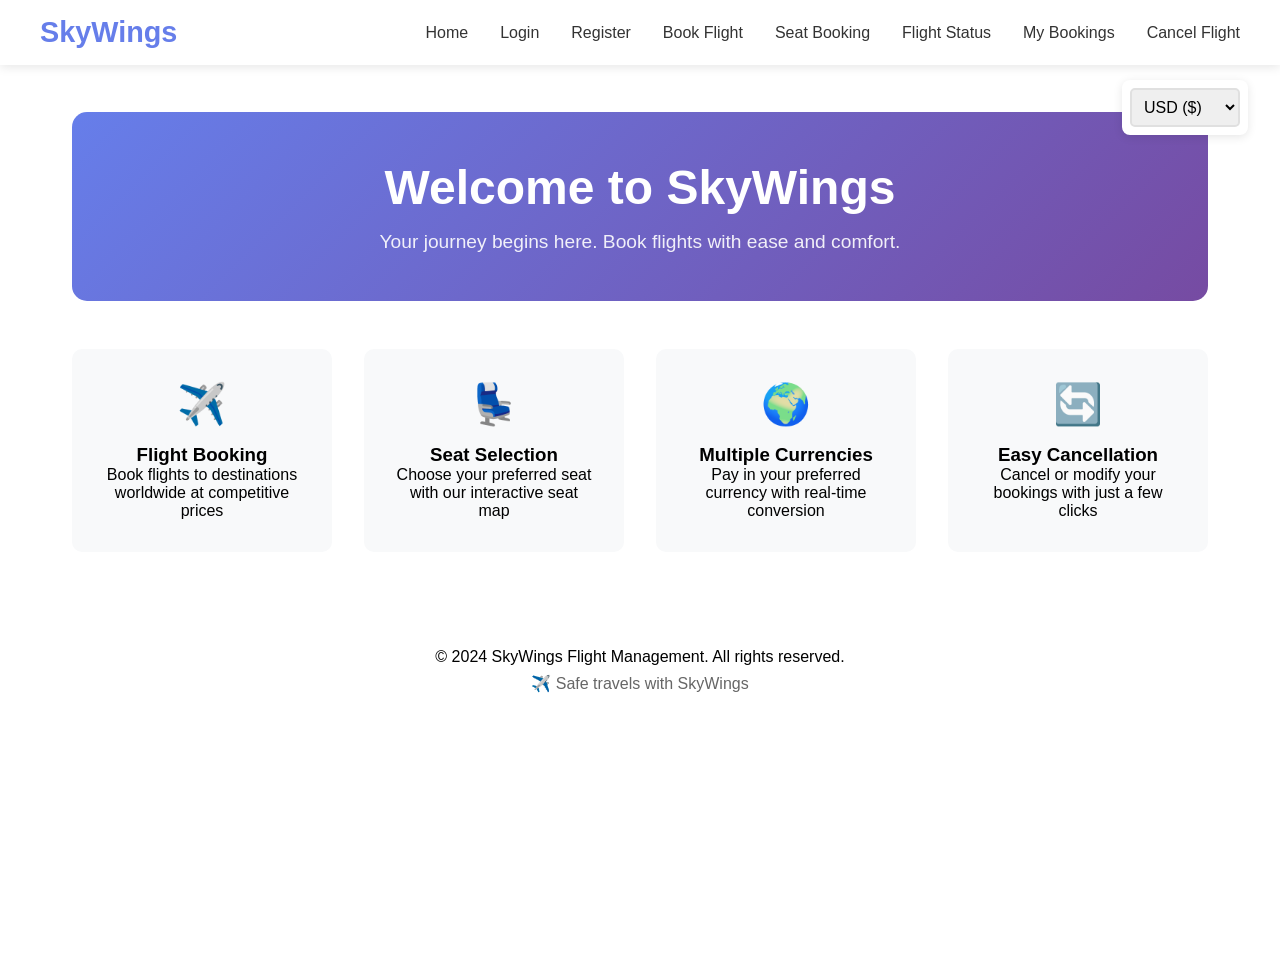
<file: index.html>
<!DOCTYPE html>
<html lang="en">
<head>
    <meta charset="UTF-8">
    <meta name="viewport" content="width=device-width, initial-scale=1.0">
    <title>SkyWings Flight Management - Home</title>
    <link rel="stylesheet" href="styles.css">
</head>
<body>
    <!-- Currency Selector -->
    <div class="currency-selector">
        <select id="currencySelect" onchange="updateCurrency()">
            <option value="USD">USD ($)</option>
            <option value="EUR">EUR (€)</option>
            <option value="GBP">GBP (£)</option>
            <option value="JPY">JPY (¥)</option>
            <option value="INR">INR (₹)</option>
            <option value="AUD">AUD (A$)</option>
            <option value="CAD">CAD (C$)</option>
            <option value="CHF">CHF (Fr)</option>
            <option value="CNY">CNY (¥)</option>
            <option value="SGD">SGD (S$)</option>
        </select>
    </div>

    <!-- Navigation -->
    <nav class="navbar">
        <div class="nav-container">
            <a href="index.html" class="logo">SkyWings</a>
            <div class="nav-links">
                <a href="index.html">Home</a>
                <a href="login.html">Login</a>
                <a href="register.html">Register</a>
                <a href="booking.html">Book Flight</a>
                <a href="seat-booking.html">Seat Booking</a>
                <a href="flight-status.html">Flight Status</a>
                <a href="my-bookings.html">My Bookings</a>
                <a href="cancel-flight.html">Cancel Flight</a>
            </div>
        </div>
    </nav>

    <div class="container">
        <!-- Home Page -->
        <div class="hero">
            <h1>Welcome to SkyWings</h1>
            <p>Your journey begins here. Book flights with ease and comfort.</p>
        </div>
        
        <div class="features">
            <div class="feature-card">
                <div class="feature-icon">✈️</div>
                <h3>Flight Booking</h3>
                <p>Book flights to destinations worldwide at competitive prices</p>
            </div>
            <div class="feature-card">
                <div class="feature-icon">💺</div>
                <h3>Seat Selection</h3>
                <p>Choose your preferred seat with our interactive seat map</p>
            </div>
            <div class="feature-card">
                <div class="feature-icon">🌍</div>
                <h3>Multiple Currencies</h3>
                <p>Pay in your preferred currency with real-time conversion</p>
            </div>
            <div class="feature-card">
                <div class="feature-icon">🔄</div>
                <h3>Easy Cancellation</h3>
                <p>Cancel or modify your bookings with just a few clicks</p>
            </div>
        </div>
    </div>

    <footer class="footer">
        <p>&copy; 2024 SkyWings Flight Management. All rights reserved.</p>
        <p style="margin-top: 0.5rem; color: #666;">✈️ Safe travels with SkyWings</p>
    </footer>

    <script src="currency.js"></script>
    <script src="main.js"></script>
</body>
</html>
</file>
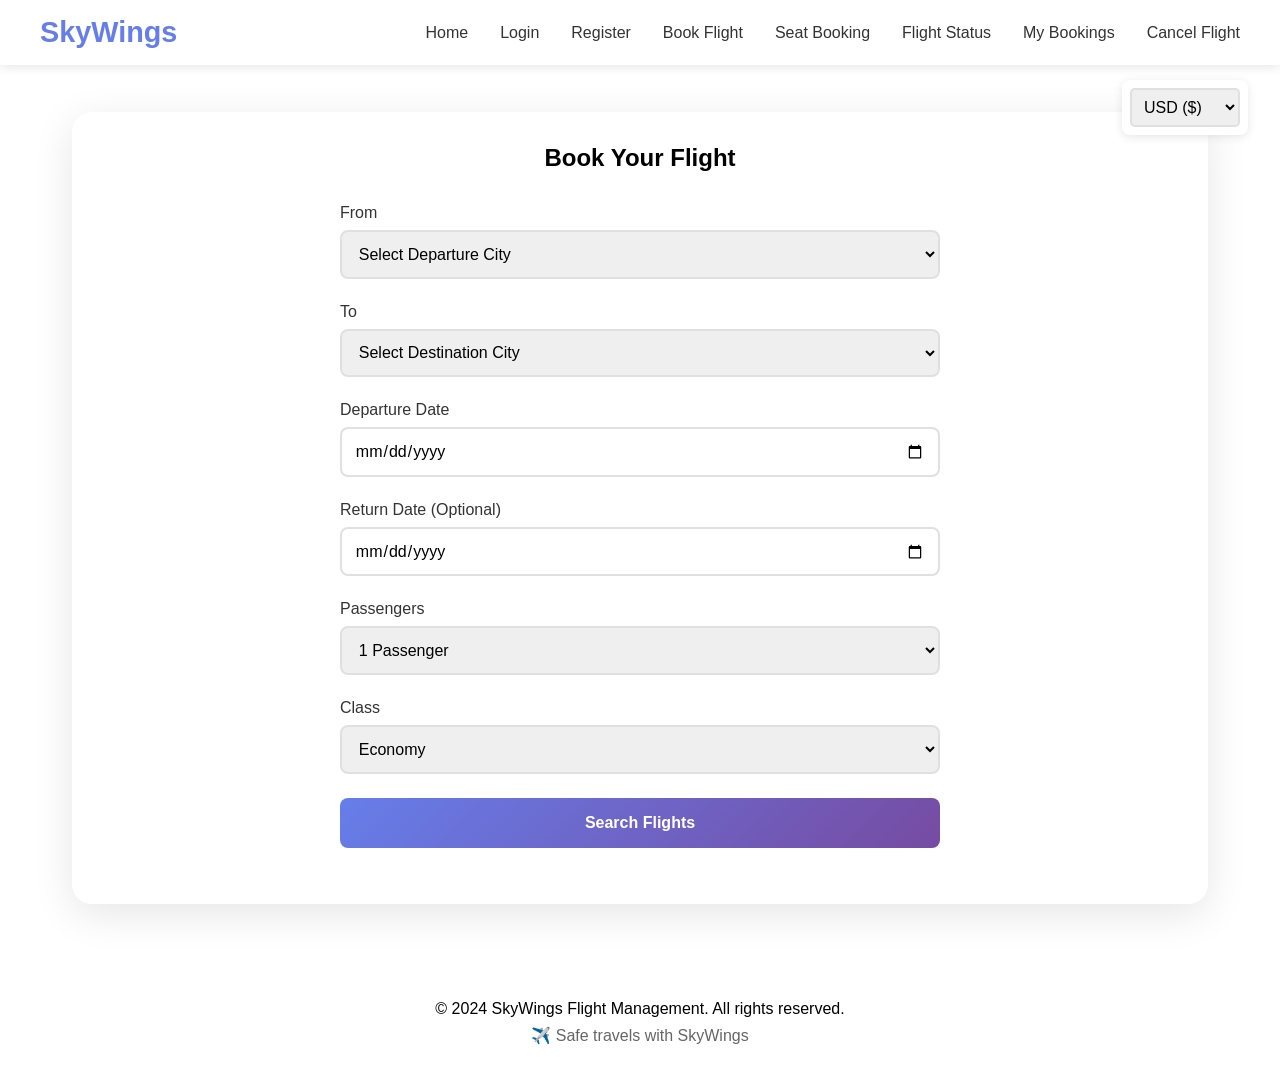
<file: booking.html>
<!DOCTYPE html>
<html lang="en">
<head>
    <meta charset="UTF-8">
    <meta name="viewport" content="width=device-width, initial-scale=1.0">
    <title>SkyWings - Book Flight</title>
    <link rel="stylesheet" href="styles.css">
</head>
<body>
    <!-- Currency Selector -->
    <div class="currency-selector">
        <select id="currencySelect" onchange="updateCurrency()">
            <option value="USD">USD ($)</option>
            <option value="EUR">EUR (€)</option>
            <option value="GBP">GBP (£)</option>
            <option value="JPY">JPY (¥)</option>
            <option value="INR">INR (₹)</option>
            <option value="AUD">AUD (A$)</option>
            <option value="CAD">CAD (C$)</option>
            <option value="CHF">CHF (Fr)</option>
            <option value="CNY">CNY (¥)</option>
            <option value="SGD">SGD (S$)</option>
        </select>
    </div>

    <!-- Navigation -->
    <nav class="navbar">
        <div class="nav-container">
            <a href="index.html" class="logo">SkyWings</a>
            <div class="nav-links">
                <a href="index.html">Home</a>
                <a href="login.html">Login</a>
                <a href="register.html">Register</a>
                <a href="booking.html">Book Flight</a>
                <a href="seat-booking.html">Seat Booking</a>
                <a href="flight-status.html">Flight Status</a>
                <a href="my-bookings.html">My Bookings</a>
                <a href="cancel-flight.html">Cancel Flight</a>
            </div>
        </div>
    </nav>

    <div class="container">
        <div class="page-section">
            <h2 style="text-align: center; margin-bottom: 2rem;">Book Your Flight</h2>
            <div class="form-container" style="max-width: 600px;">
                <form action="seat-booking.html" method="GET">
                    <div class="form-group">
                        <label>From</label>
                        <select required>
                            <option value="">Select Departure City</option>
                            <option>New York (JFK)</option>
                            <option>London (LHR)</option>
                            <option>Tokyo (HND)</option>
                            <option>Dubai (DXB)</option>
                            <option>Singapore (SIN)</option>
                            <option>Paris (CDG)</option>
                            <option>Frankfurt (FRA)</option>
                            <option>Sydney (SYD)</option>
                        </select>
                    </div>
                    <div class="form-group">
                        <label>To</label>
                        <select required>
                            <option value="">Select Destination City</option>
                            <option>New York (JFK)</option>
                            <option>London (LHR)</option>
                            <option>Tokyo (HND)</option>
                            <option>Dubai (DXB)</option>
                            <option>Singapore (SIN)</option>
                            <option>Paris (CDG)</option>
                            <option>Frankfurt (FRA)</option>
                            <option>Sydney (SYD)</option>
                        </select>
                    </div>
                    <div class="form-group">
                        <label>Departure Date</label>
                        <input type="date" required>
                    </div>
                    <div class="form-group">
                        <label>Return Date (Optional)</label>
                        <input type="date">
                    </div>
                    <div class="form-group">
                        <label>Passengers</label>
                        <select required>
                            <option>1 Passenger</option>
                            <option>2 Passengers</option>
                            <option>3 Passengers</option>
                            <option>4 Passengers</option>
                            <option>5+ Passengers</option>
                        </select>
                    </div>
                    <div class="form-group">
                        <label>Class</label>
                        <select required>
                            <option>Economy</option>
                            <option>Premium Economy</option>
                            <option>Business Class</option>
                            <option>First Class</option>
                        </select>
                    </div>
                    <div class="form-group">
                        <button type="submit" class="btn">Search Flights</button>
                    </div>
                </form>
            </div>
        </div>
    </div>

    <footer class="footer">
        <p>&copy; 2024 SkyWings Flight Management. All rights reserved.</p>
        <p style="margin-top: 0.5rem; color: #666;">✈️ Safe travels with SkyWings</p>
    </footer>

    <script src="currency.js"></script>
    <script src="main.js"></script>
</body>
</html>
</file>
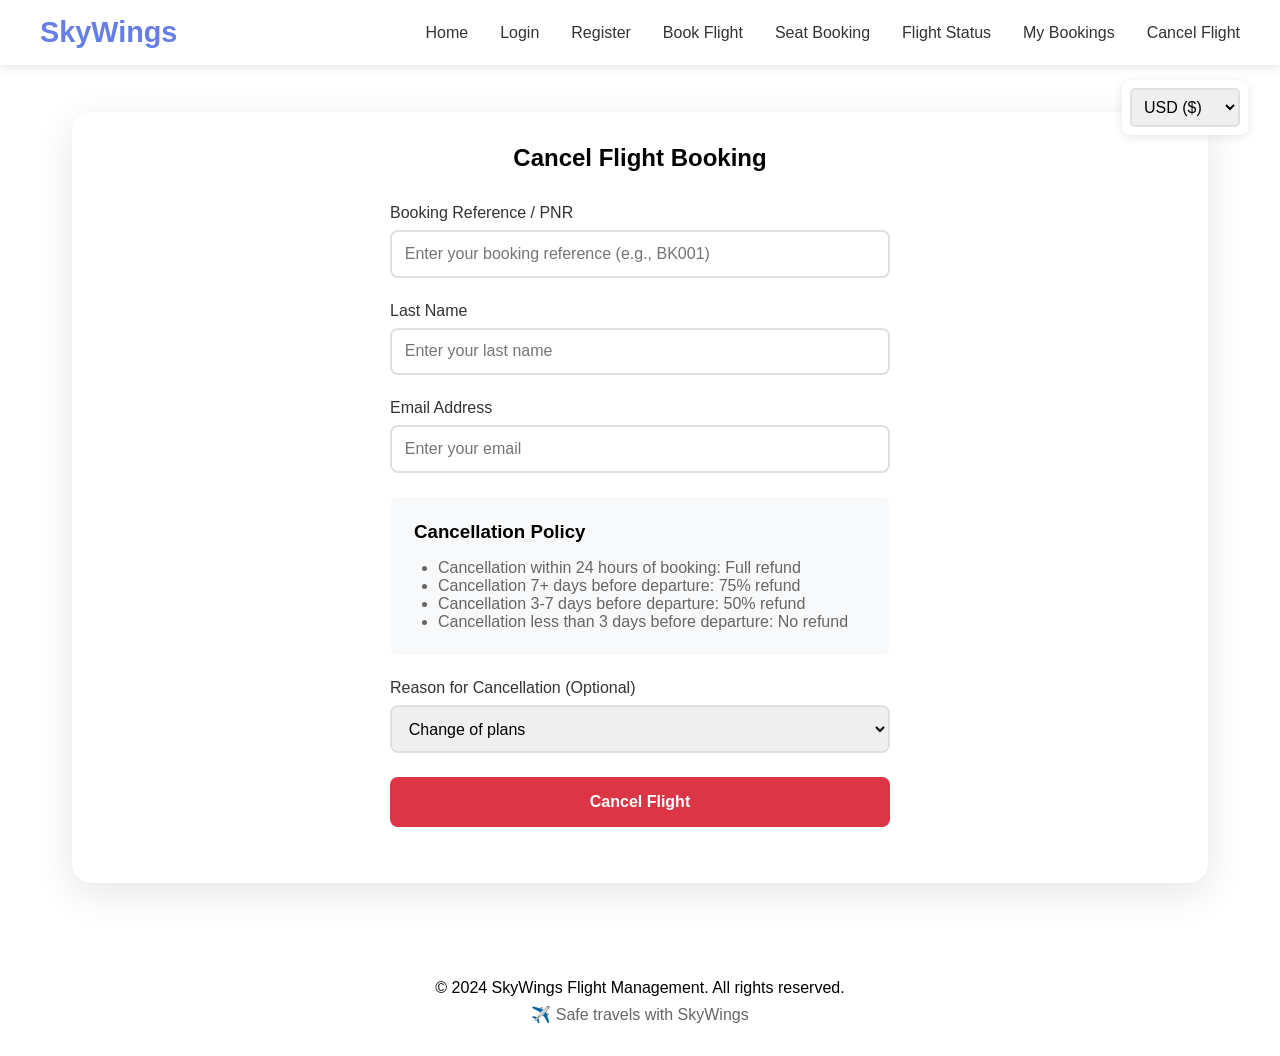
<file: cancel-flight.html>
<!DOCTYPE html>
<html lang="en">
<head>
    <meta charset="UTF-8">
    <meta name="viewport" content="width=device-width, initial-scale=1.0">
    <title>SkyWings - Cancel Flight</title>
    <link rel="stylesheet" href="styles.css">
</head>
<body>
    <!-- Currency Selector -->
    <div class="currency-selector">
        <select id="currencySelect" onchange="updateCurrency()">
            <option value="USD">USD ($)</option>
            <option value="EUR">EUR (€)</option>
            <option value="GBP">GBP (£)</option>
            <option value="JPY">JPY (¥)</option>
            <option value="INR">INR (₹)</option>
            <option value="AUD">AUD (A$)</option>
            <option value="CAD">CAD (C$)</option>
            <option value="CHF">CHF (Fr)</option>
            <option value="CNY">CNY (¥)</option>
            <option value="SGD">SGD (S$)</option>
        </select>
    </div>

    <!-- Navigation -->
    <nav class="navbar">
        <div class="nav-container">
            <a href="index.html" class="logo">SkyWings</a>
            <div class="nav-links">
                <a href="index.html">Home</a>
                <a href="login.html">Login</a>
                <a href="register.html">Register</a>
                <a href="booking.html">Book Flight</a>
                <a href="seat-booking.html">Seat Booking</a>
                <a href="flight-status.html">Flight Status</a>
                <a href="my-bookings.html">My Bookings</a>
                <a href="cancel-flight.html">Cancel Flight</a>
            </div>
        </div>
    </nav>

    <div class="container">
        <div class="page-section">
            <h2 style="text-align: center; margin-bottom: 2rem;">Cancel Flight Booking</h2>
            
            <div class="form-container" style="max-width: 500px;">
                <form onsubmit="event.preventDefault(); cancelBooking();">
                    <div class="form-group">
                        <label>Booking Reference / PNR</label>
                        <input type="text" placeholder="Enter your booking reference (e.g., BK001)" required>
                    </div>
                    <div class="form-group">
                        <label>Last Name</label>
                        <input type="text" placeholder="Enter your last name" required>
                    </div>
                    <div class="form-group">
                        <label>Email Address</label>
                        <input type="email" placeholder="Enter your email" required>
                    </div>
                    
                    <div style="background: #f8f9fa; padding: 1.5rem; border-radius: 8px; margin: 1.5rem 0;">
                        <h3 style="margin-bottom: 1rem;">Cancellation Policy</h3>
                        <ul style="margin-left: 1.5rem; color: #666;">
                            <li>Cancellation within 24 hours of booking: Full refund</li>
                            <li>Cancellation 7+ days before departure: 75% refund</li>
                            <li>Cancellation 3-7 days before departure: 50% refund</li>
                            <li>Cancellation less than 3 days before departure: No refund</li>
                        </ul>
                    </div>
                    
                    <div class="form-group">
                        <label>Reason for Cancellation (Optional)</label>
                        <select>
                            <option>Change of plans</option>
                            <option>Medical reasons</option>
                            <option>Flight no longer needed</option>
                            <option>Found better alternative</option>
                            <option>Other</option>
                        </select>
                    </div>
                    
                    <div class="form-group">
                        <button type="submit" class="btn" style="background: #dc3545;">Cancel Flight</button>
                    </div>
                </form>
                
                <div id="cancellationMessage" style="display: none; text-align: center; padding: 1rem; background: #d4edda; color: #155724; border-radius: 8px; margin-top: 1rem;">
                    Your flight has been successfully cancelled. Refund will be processed within 7-10 business days.
                </div>
            </div>
        </div>
    </div>

    <footer class="footer">
        <p>&copy; 2024 SkyWings Flight Management. All rights reserved.</p>
        <p style="margin-top: 0.5rem; color: #666;">✈️ Safe travels with SkyWings</p>
    </footer>

    <script src="currency.js"></script>
    <script src="main.js"></script>
</body>
</html>
</file>
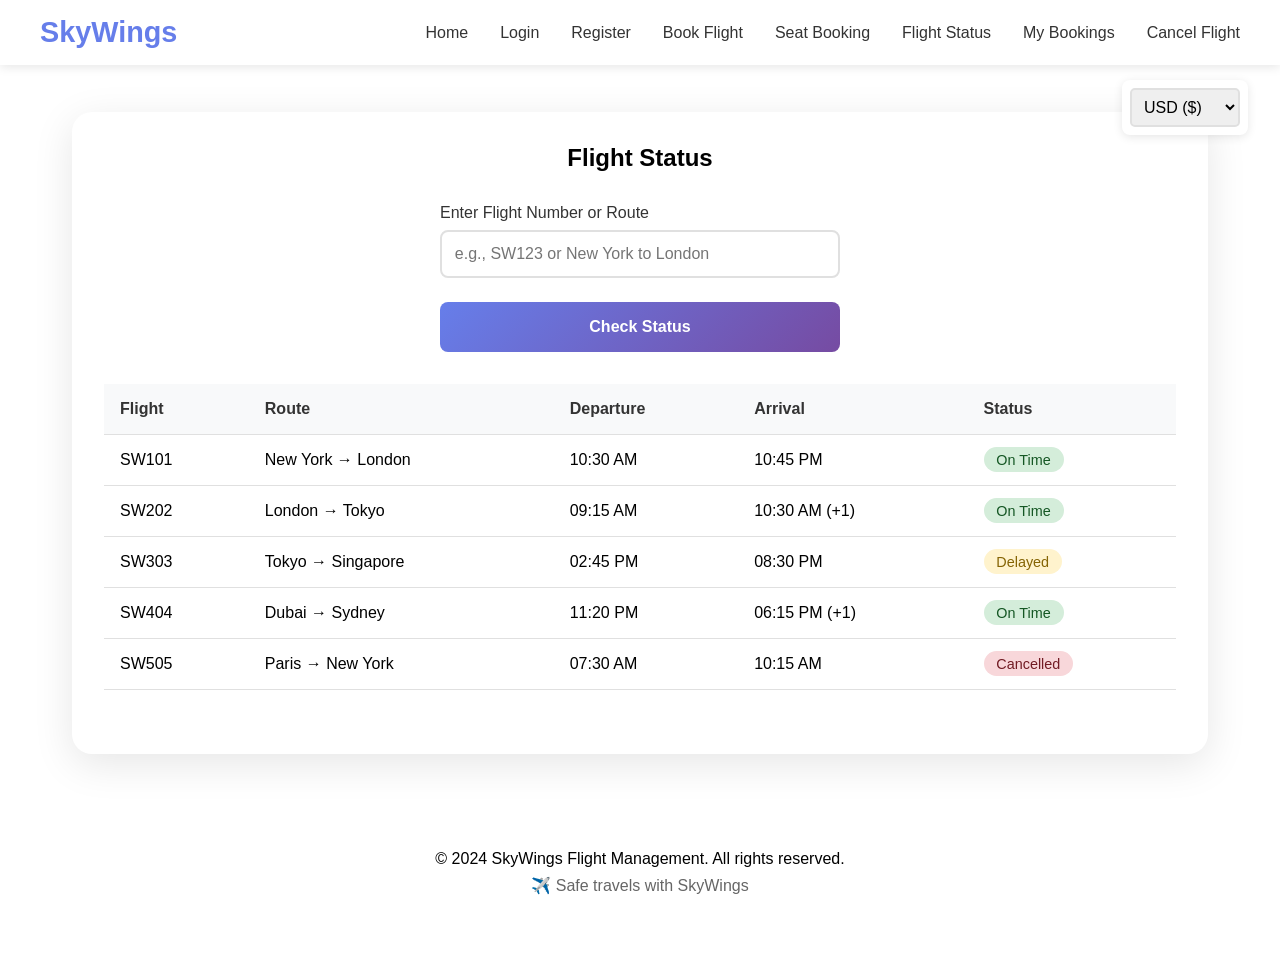
<file: flight-status.html>
<!DOCTYPE html>
<html lang="en">
<head>
    <meta charset="UTF-8">
    <meta name="viewport" content="width=device-width, initial-scale=1.0">
    <title>SkyWings - Flight Status</title>
    <link rel="stylesheet" href="styles.css">
</head>
<body>
    <!-- Currency Selector -->
    <div class="currency-selector">
        <select id="currencySelect" onchange="updateCurrency()">
            <option value="USD">USD ($)</option>
            <option value="EUR">EUR (€)</option>
            <option value="GBP">GBP (£)</option>
            <option value="JPY">JPY (¥)</option>
            <option value="INR">INR (₹)</option>
            <option value="AUD">AUD (A$)</option>
            <option value="CAD">CAD (C$)</option>
            <option value="CHF">CHF (Fr)</option>
            <option value="CNY">CNY (¥)</option>
            <option value="SGD">SGD (S$)</option>
        </select>
    </div>

    <!-- Navigation -->
    <nav class="navbar">
        <div class="nav-container">
            <a href="index.html" class="logo">SkyWings</a>
            <div class="nav-links">
                <a href="index.html">Home</a>
                <a href="login.html">Login</a>
                <a href="register.html">Register</a>
                <a href="booking.html">Book Flight</a>
                <a href="seat-booking.html">Seat Booking</a>
                <a href="flight-status.html">Flight Status</a>
                <a href="my-bookings.html">My Bookings</a>
                <a href="cancel-flight.html">Cancel Flight</a>
            </div>
        </div>
    </nav>

    <div class="container">
        <div class="page-section">
            <h2 style="text-align: center; margin-bottom: 2rem;">Flight Status</h2>
            
            <div class="form-container" style="max-width: 400px; margin-bottom: 2rem;">
                <div class="form-group">
                    <label>Enter Flight Number or Route</label>
                    <input type="text" placeholder="e.g., SW123 or New York to London" id="flightSearch">
                </div>
                <button class="btn" onclick="searchFlightStatus()">Check Status</button>
            </div>

            <table class="flight-table">
                <thead>
                    <tr>
                        <th>Flight</th>
                        <th>Route</th>
                        <th>Departure</th>
                        <th>Arrival</th>
                        <th>Status</th>
                    </tr>
                </thead>
                <tbody>
                    <tr>
                        <td>SW101</td>
                        <td>New York → London</td>
                        <td>10:30 AM</td>
                        <td>10:45 PM</td>
                        <td><span class="status-badge status-on-time">On Time</span></td>
                    </tr>
                    <tr>
                        <td>SW202</td>
                        <td>London → Tokyo</td>
                        <td>09:15 AM</td>
                        <td>10:30 AM (+1)</td>
                        <td><span class="status-badge status-on-time">On Time</span></td>
                    </tr>
                    <tr>
                        <td>SW303</td>
                        <td>Tokyo → Singapore</td>
                        <td>02:45 PM</td>
                        <td>08:30 PM</td>
                        <td><span class="status-badge status-delayed">Delayed</span></td>
                    </tr>
                    <tr>
                        <td>SW404</td>
                        <td>Dubai → Sydney</td>
                        <td>11:20 PM</td>
                        <td>06:15 PM (+1)</td>
                        <td><span class="status-badge status-on-time">On Time</span></td>
                    </tr>
                    <tr>
                        <td>SW505</td>
                        <td>Paris → New York</td>
                        <td>07:30 AM</td>
                        <td>10:15 AM</td>
                        <td><span class="status-badge status-cancelled">Cancelled</span></td>
                    </tr>
                </tbody>
            </table>
        </div>
    </div>

    <footer class="footer">
        <p>&copy; 2024 SkyWings Flight Management. All rights reserved.</p>
        <p style="margin-top: 0.5rem; color: #666;">✈️ Safe travels with SkyWings</p>
    </footer>

    <script src="currency.js"></script>
    <script src="main.js"></script>
</body>
</html>
</file>
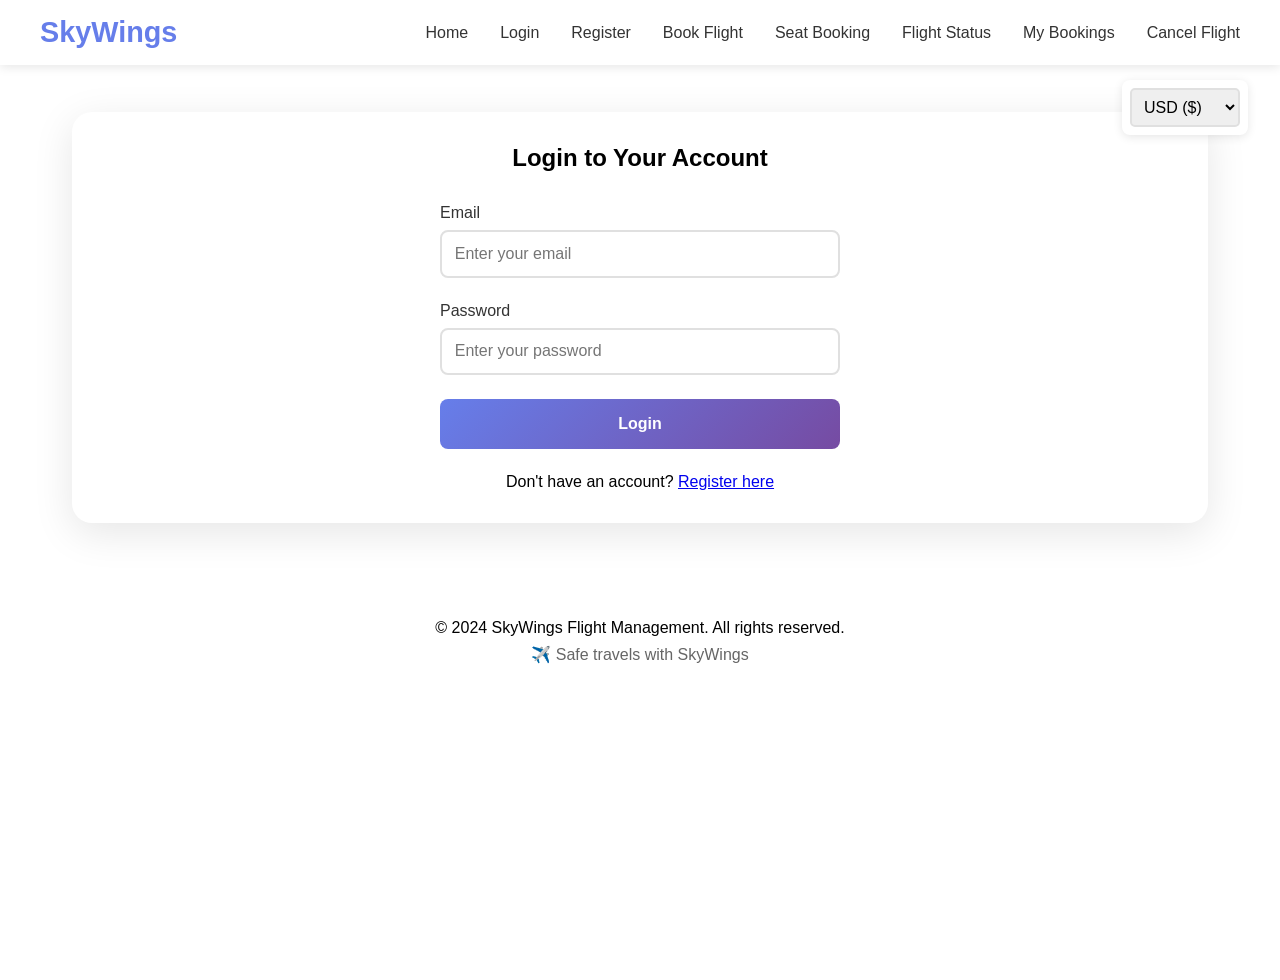
<file: login.html>
<!DOCTYPE html>
<html lang="en">
<head>
    <meta charset="UTF-8">
    <meta name="viewport" content="width=device-width, initial-scale=1.0">
    <title>SkyWings - Login</title>
    <link rel="stylesheet" href="styles.css">
</head>
<body>
    <!-- Currency Selector -->
    <div class="currency-selector">
        <select id="currencySelect" onchange="updateCurrency()">
            <option value="USD">USD ($)</option>
            <option value="EUR">EUR (€)</option>
            <option value="GBP">GBP (£)</option>
            <option value="JPY">JPY (¥)</option>
            <option value="INR">INR (₹)</option>
            <option value="AUD">AUD (A$)</option>
            <option value="CAD">CAD (C$)</option>
            <option value="CHF">CHF (Fr)</option>
            <option value="CNY">CNY (¥)</option>
            <option value="SGD">SGD (S$)</option>
        </select>
    </div>

    <!-- Navigation -->
    <nav class="navbar">
        <div class="nav-container">
            <a href="index.html" class="logo">SkyWings</a>
            <div class="nav-links">
                <a href="index.html">Home</a>
                <a href="login.html">Login</a>
                <a href="register.html">Register</a>
                <a href="booking.html">Book Flight</a>
                <a href="seat-booking.html">Seat Booking</a>
                <a href="flight-status.html">Flight Status</a>
                <a href="my-bookings.html">My Bookings</a>
                <a href="cancel-flight.html">Cancel Flight</a>
            </div>
        </div>
    </nav>

    <div class="container">
        <div class="page-section">
            <h2 style="text-align: center; margin-bottom: 2rem;">Login to Your Account</h2>
            <div class="form-container">
                <form action="booking.html" method="GET">
                    <div class="form-group">
                        <label>Email</label>
                        <input type="email" placeholder="Enter your email" required>
                    </div>
                    <div class="form-group">
                        <label>Password</label>
                        <input type="password" placeholder="Enter your password" required>
                    </div>
                    <div class="form-group">
                        <button type="submit" class="btn">Login</button>
                    </div>
                    <p style="text-align: center;">Don't have an account? <a href="register.html">Register here</a></p>
                </form>
            </div>
        </div>
    </div>

    <footer class="footer">
        <p>&copy; 2024 SkyWings Flight Management. All rights reserved.</p>
        <p style="margin-top: 0.5rem; color: #666;">✈️ Safe travels with SkyWings</p>
    </footer>

    <script src="currency.js"></script>
    <script src="main.js"></script>
</body>
</html>
</file>
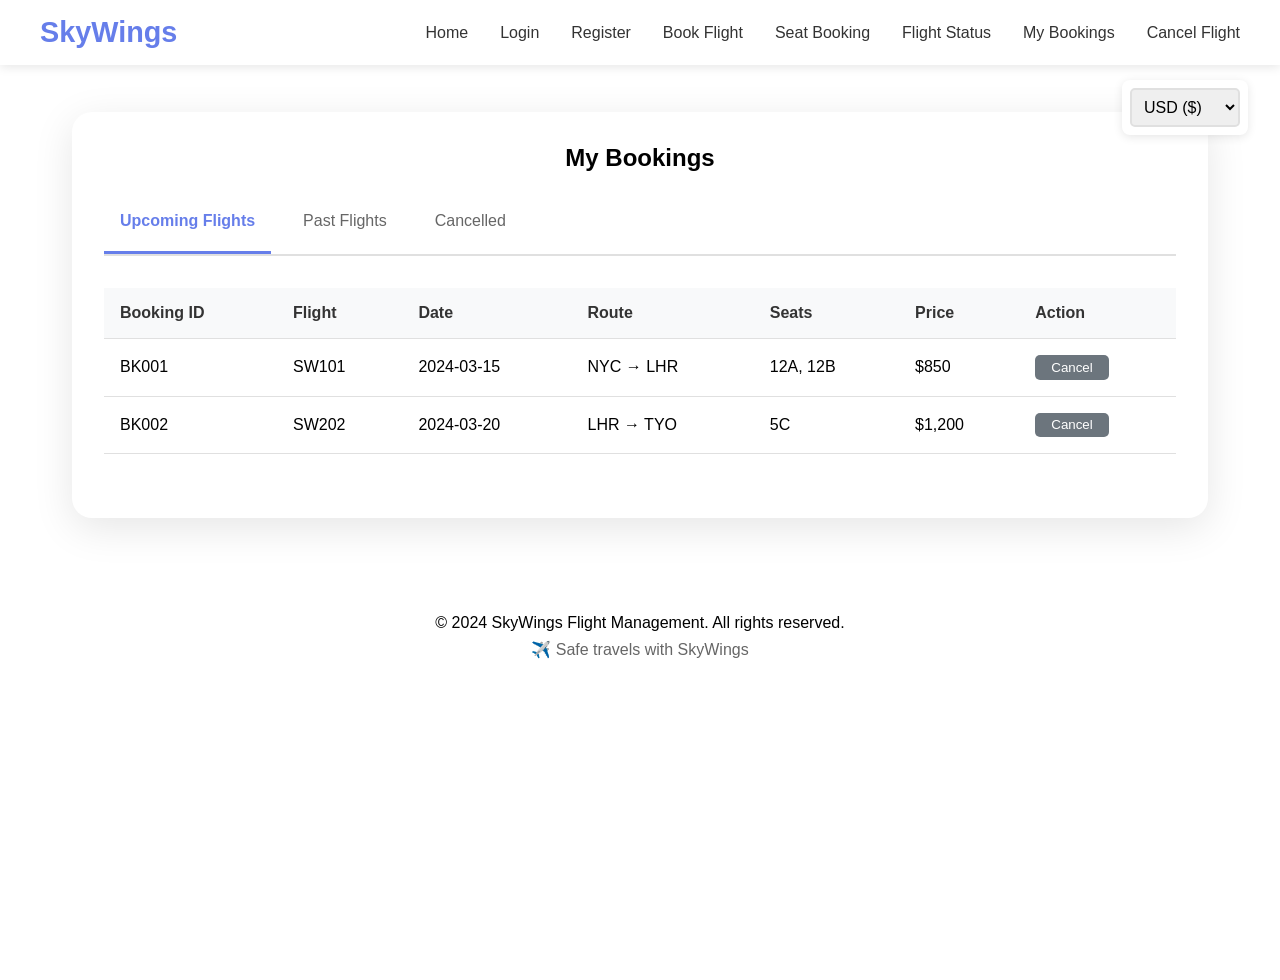
<file: my-bookings.html>
<!DOCTYPE html>
<html lang="en">
<head>
    <meta charset="UTF-8">
    <meta name="viewport" content="width=device-width, initial-scale=1.0">
    <title>SkyWings - My Bookings</title>
    <link rel="stylesheet" href="styles.css">
</head>
<body>
    <!-- Currency Selector -->
    <div class="currency-selector">
        <select id="currencySelect" onchange="updateCurrency()">
            <option value="USD">USD ($)</option>
            <option value="EUR">EUR (€)</option>
            <option value="GBP">GBP (£)</option>
            <option value="JPY">JPY (¥)</option>
            <option value="INR">INR (₹)</option>
            <option value="AUD">AUD (A$)</option>
            <option value="CAD">CAD (C$)</option>
            <option value="CHF">CHF (Fr)</option>
            <option value="CNY">CNY (¥)</option>
            <option value="SGD">SGD (S$)</option>
        </select>
    </div>

    <!-- Navigation -->
    <nav class="navbar">
        <div class="nav-container">
            <a href="index.html" class="logo">SkyWings</a>
            <div class="nav-links">
                <a href="index.html">Home</a>
                <a href="login.html">Login</a>
                <a href="register.html">Register</a>
                <a href="booking.html">Book Flight</a>
                <a href="seat-booking.html">Seat Booking</a>
                <a href="flight-status.html">Flight Status</a>
                <a href="my-bookings.html">My Bookings</a>
                <a href="cancel-flight.html">Cancel Flight</a>
            </div>
        </div>
    </nav>

    <div class="container">
        <div class="page-section">
            <h2 style="text-align: center; margin-bottom: 2rem;">My Bookings</h2>
            
            <div class="tabs">
                <button class="tab-btn active" onclick="showTab('upcoming')">Upcoming Flights</button>
                <button class="tab-btn" onclick="showTab('past')">Past Flights</button>
                <button class="tab-btn" onclick="showTab('cancelled')">Cancelled</button>
            </div>

            <!-- Upcoming Flights Tab -->
            <div id="upcomingTab" class="tab-content active">
                <table class="flight-table">
                    <thead>
                        <tr>
                            <th>Booking ID</th>
                            <th>Flight</th>
                            <th>Date</th>
                            <th>Route</th>
                            <th>Seats</th>
                            <th>Price</th>
                            <th>Action</th>
                        </tr>
                    </thead>
                    <tbody>
                        <tr>
                            <td>BK001</td>
                            <td>SW101</td>
                            <td>2024-03-15</td>
                            <td>NYC → LHR</td>
                            <td>12A, 12B</td>
                            <td class="currency-value" data-usd="850">$850</td>
                            <td><button class="btn-secondary" style="padding: 0.3rem 1rem;" onclick="window.location.href='cancel-flight.html'">Cancel</button></td>
                        </tr>
                        <tr>
                            <td>BK002</td>
                            <td>SW202</td>
                            <td>2024-03-20</td>
                            <td>LHR → TYO</td>
                            <td>5C</td>
                            <td class="currency-value" data-usd="1200">$1,200</td>
                            <td><button class="btn-secondary" style="padding: 0.3rem 1rem;" onclick="window.location.href='cancel-flight.html'">Cancel</button></td>
                        </tr>
                    </tbody>
                </table>
            </div>

            <!-- Past Flights Tab -->
            <div id="pastTab" class="tab-content">
                <table class="flight-table">
                    <thead>
                        <tr>
                            <th>Booking ID</th>
                            <th>Flight</th>
                            <th>Date</th>
                            <th>Route</th>
                            <th>Seats</th>
                            <th>Price</th>
                            <th>Status</th>
                        </tr>
                    </thead>
                    <tbody>
                        <tr>
                            <td>BK089</td>
                            <td>SW303</td>
                            <td>2024-02-10</td>
                            <td>TYO → SIN</td>
                            <td>8A</td>
                            <td class="currency-value" data-usd="950">$950</td>
                            <td><span class="status-badge status-on-time">Completed</span></td>
                        </tr>
                        <tr>
                            <td>BK092</td>
                            <td>SW404</td>
                            <td>2024-02-05</td>
                            <td>DXB → SYD</td>
                            <td>15C, 15D</td>
                            <td class="currency-value" data-usd="2100">$2,100</td>
                            <td><span class="status-badge status-on-time">Completed</span></td>
                        </tr>
                    </tbody>
                </table>
            </div>

            <!-- Cancelled Flights Tab -->
            <div id="cancelledTab" class="tab-content">
                <table class="flight-table">
                    <thead>
                        <tr>
                            <th>Booking ID</th>
                            <th>Flight</th>
                            <th>Date</th>
                            <th>Route</th>
                            <th>Refund Status</th>
                            <th>Refund Amount</th>
                        </tr>
                    </thead>
                    <tbody>
                        <tr>
                            <td>BK156</td>
                            <td>SW505</td>
                            <td>2024-02-28</td>
                            <td>CDG → NYC</td>
                            <td>Processed</td>
                            <td class="currency-value" data-usd="680">$680</td>
                        </tr>
                    </tbody>
                </table>
            </div>
        </div>
    </div>

    <footer class="footer">
        <p>&copy; 2024 SkyWings Flight Management. All rights reserved.</p>
        <p style="margin-top: 0.5rem; color: #666;">✈️ Safe travels with SkyWings</p>
    </footer>

    <script src="currency.js"></script>
    <script src="main.js"></script>
</body>
</html>
</file>
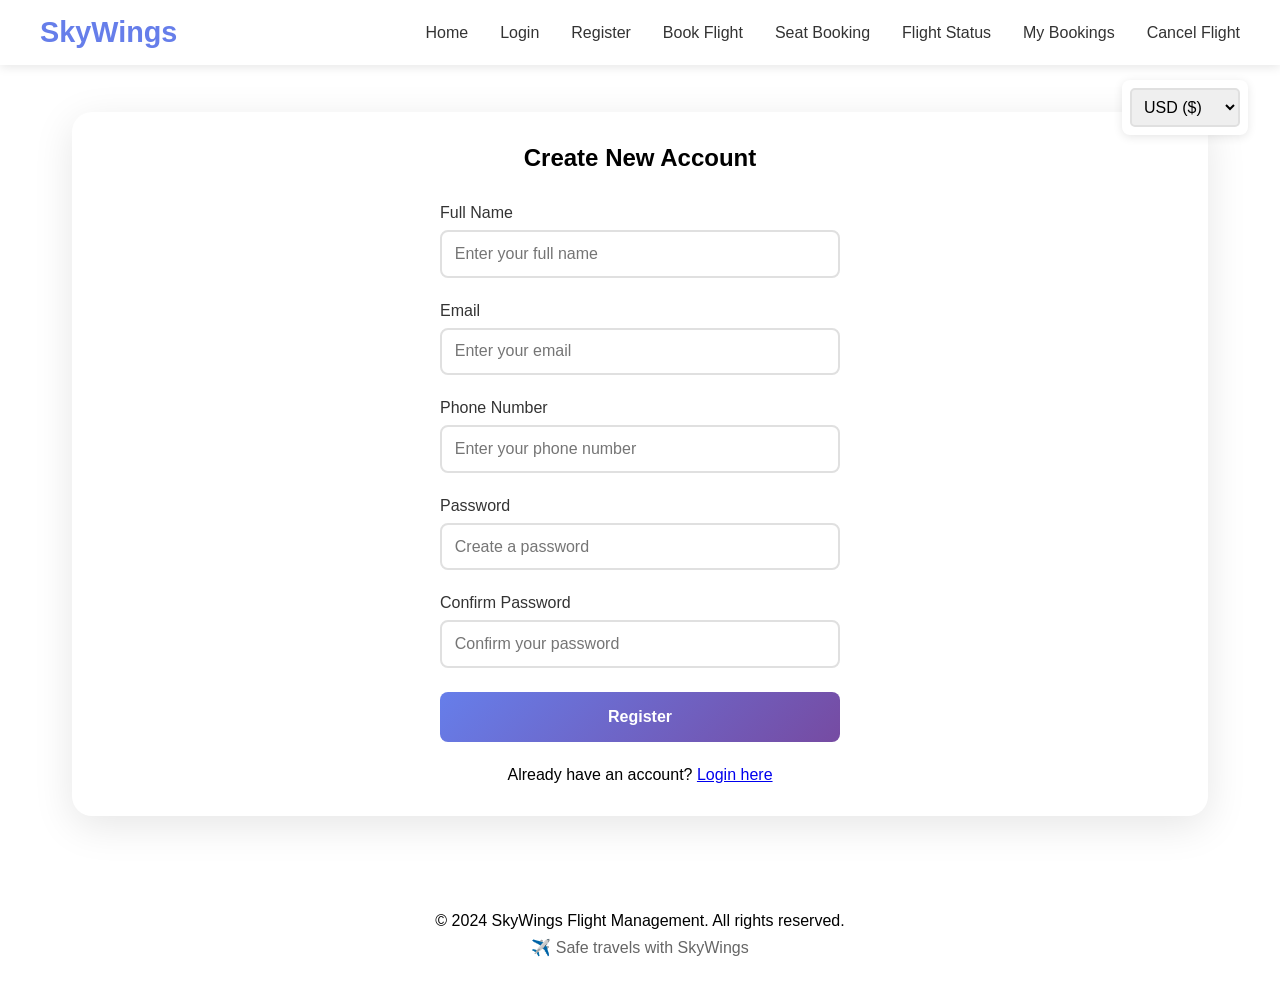
<file: register.html>
<!DOCTYPE html>
<html lang="en">
<head>
    <meta charset="UTF-8">
    <meta name="viewport" content="width=device-width, initial-scale=1.0">
    <title>SkyWings - Register</title>
    <link rel="stylesheet" href="styles.css">
</head>
<body>
    <!-- Currency Selector -->
    <div class="currency-selector">
        <select id="currencySelect" onchange="updateCurrency()">
            <option value="USD">USD ($)</option>
            <option value="EUR">EUR (€)</option>
            <option value="GBP">GBP (£)</option>
            <option value="JPY">JPY (¥)</option>
            <option value="INR">INR (₹)</option>
            <option value="AUD">AUD (A$)</option>
            <option value="CAD">CAD (C$)</option>
            <option value="CHF">CHF (Fr)</option>
            <option value="CNY">CNY (¥)</option>
            <option value="SGD">SGD (S$)</option>
        </select>
    </div>

    <!-- Navigation -->
    <nav class="navbar">
        <div class="nav-container">
            <a href="index.html" class="logo">SkyWings</a>
            <div class="nav-links">
                <a href="index.html">Home</a>
                <a href="login.html">Login</a>
                <a href="register.html">Register</a>
                <a href="booking.html">Book Flight</a>
                <a href="seat-booking.html">Seat Booking</a>
                <a href="flight-status.html">Flight Status</a>
                <a href="my-bookings.html">My Bookings</a>
                <a href="cancel-flight.html">Cancel Flight</a>
            </div>
        </div>
    </nav>

    <div class="container">
        <div class="page-section">
            <h2 style="text-align: center; margin-bottom: 2rem;">Create New Account</h2>
            <div class="form-container">
                <form action="login.html" method="GET">
                    <div class="form-group">
                        <label>Full Name</label>
                        <input type="text" placeholder="Enter your full name" required>
                    </div>
                    <div class="form-group">
                        <label>Email</label>
                        <input type="email" placeholder="Enter your email" required>
                    </div>
                    <div class="form-group">
                        <label>Phone Number</label>
                        <input type="tel" placeholder="Enter your phone number" required>
                    </div>
                    <div class="form-group">
                        <label>Password</label>
                        <input type="password" placeholder="Create a password" required>
                    </div>
                    <div class="form-group">
                        <label>Confirm Password</label>
                        <input type="password" placeholder="Confirm your password" required>
                    </div>
                    <div class="form-group">
                        <button type="submit" class="btn">Register</button>
                    </div>
                    <p style="text-align: center;">Already have an account? <a href="login.html">Login here</a></p>
                </form>
            </div>
        </div>
    </div>

    <footer class="footer">
        <p>&copy; 2024 SkyWings Flight Management. All rights reserved.</p>
        <p style="margin-top: 0.5rem; color: #666;">✈️ Safe travels with SkyWings</p>
    </footer>

    <script src="currency.js"></script>
    <script src="main.js"></script>
</body>
</html>
</file>
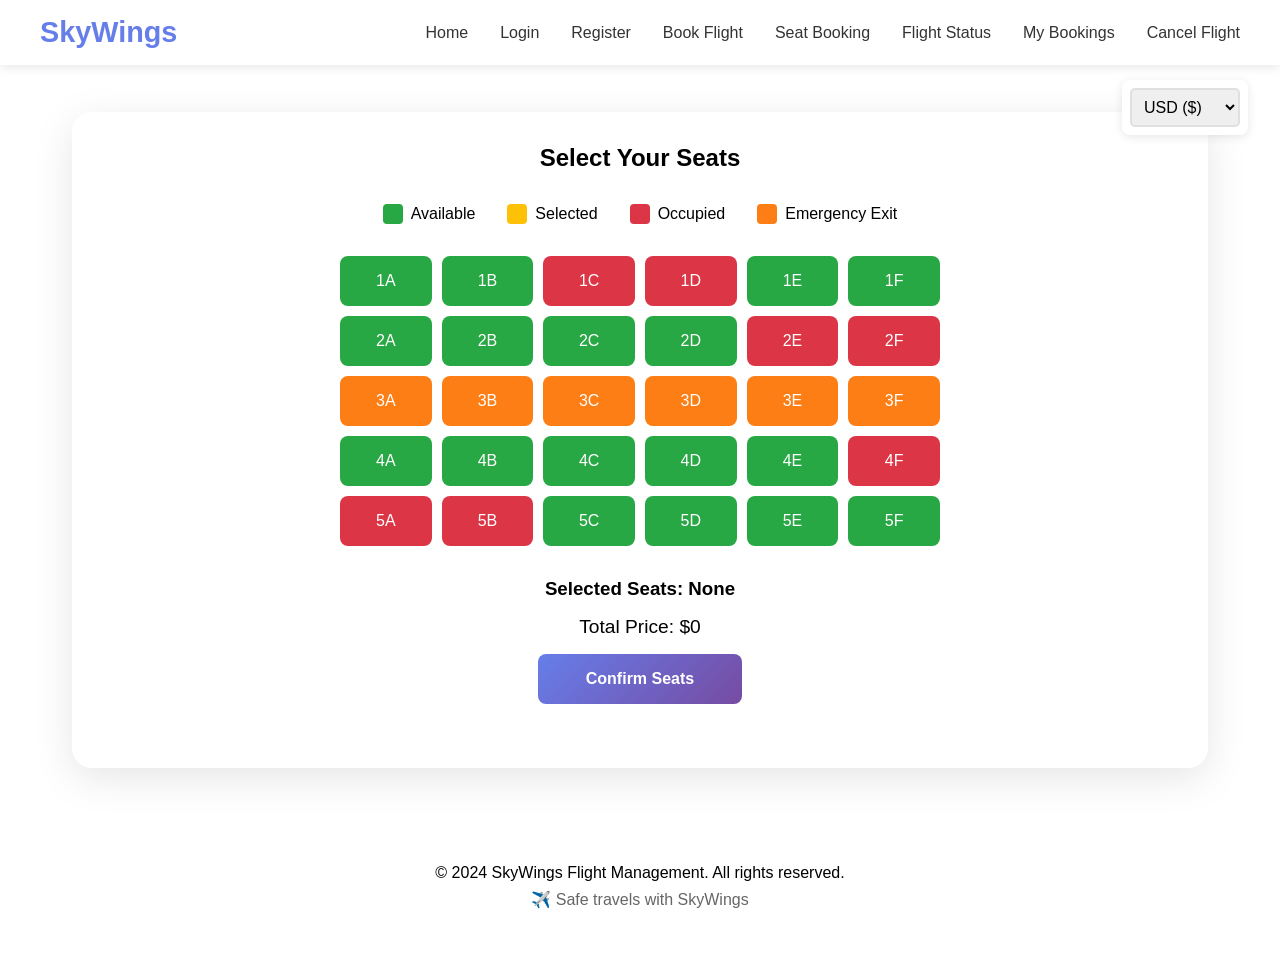
<file: seat-booking.html>
<!DOCTYPE html>
<html lang="en">
<head>
    <meta charset="UTF-8">
    <meta name="viewport" content="width=device-width, initial-scale=1.0">
    <title>SkyWings - Seat Booking</title>
    <link rel="stylesheet" href="styles.css">
</head>
<body>
    <!-- Currency Selector -->
    <div class="currency-selector">
        <select id="currencySelect" onchange="updateCurrency()">
            <option value="USD">USD ($)</option>
            <option value="EUR">EUR (€)</option>
            <option value="GBP">GBP (£)</option>
            <option value="JPY">JPY (¥)</option>
            <option value="INR">INR (₹)</option>
            <option value="AUD">AUD (A$)</option>
            <option value="CAD">CAD (C$)</option>
            <option value="CHF">CHF (Fr)</option>
            <option value="CNY">CNY (¥)</option>
            <option value="SGD">SGD (S$)</option>
        </select>
    </div>

    <!-- Navigation -->
    <nav class="navbar">
        <div class="nav-container">
            <a href="index.html" class="logo">SkyWings</a>
            <div class="nav-links">
                <a href="index.html">Home</a>
                <a href="login.html">Login</a>
                <a href="register.html">Register</a>
                <a href="booking.html">Book Flight</a>
                <a href="seat-booking.html">Seat Booking</a>
                <a href="flight-status.html">Flight Status</a>
                <a href="my-bookings.html">My Bookings</a>
                <a href="cancel-flight.html">Cancel Flight</a>
            </div>
        </div>
    </nav>

    <div class="container">
        <div class="page-section">
            <h2 style="text-align: center; margin-bottom: 2rem;">Select Your Seats</h2>
            
            <div class="seat-info">
                <div class="info-item">
                    <div class="info-color" style="background: #28a745;"></div>
                    <span>Available</span>
                </div>
                <div class="info-item">
                    <div class="info-color" style="background: #ffc107;"></div>
                    <span>Selected</span>
                </div>
                <div class="info-item">
                    <div class="info-color" style="background: #dc3545;"></div>
                    <span>Occupied</span>
                </div>
                <div class="info-item">
                    <div class="info-color" style="background: #fd7e14;"></div>
                    <span>Emergency Exit</span>
                </div>
            </div>

            <div class="seat-map">
                <!-- Row 1 -->
                <div class="seat" onclick="selectSeat(this)">1A</div>
                <div class="seat" onclick="selectSeat(this)">1B</div>
                <div class="seat occupied">1C</div>
                <div class="seat occupied">1D</div>
                <div class="seat" onclick="selectSeat(this)">1E</div>
                <div class="seat" onclick="selectSeat(this)">1F</div>
                
                <!-- Row 2 -->
                <div class="seat" onclick="selectSeat(this)">2A</div>
                <div class="seat" onclick="selectSeat(this)">2B</div>
                <div class="seat" onclick="selectSeat(this)">2C</div>
                <div class="seat" onclick="selectSeat(this)">2D</div>
                <div class="seat occupied">2E</div>
                <div class="seat occupied">2F</div>
                
                <!-- Row 3 (Emergency Exit) -->
                <div class="seat emergency" onclick="selectSeat(this)">3A</div>
                <div class="seat emergency" onclick="selectSeat(this)">3B</div>
                <div class="seat emergency" onclick="selectSeat(this)">3C</div>
                <div class="seat emergency" onclick="selectSeat(this)">3D</div>
                <div class="seat emergency" onclick="selectSeat(this)">3E</div>
                <div class="seat emergency" onclick="selectSeat(this)">3F</div>
                
                <!-- Row 4 -->
                <div class="seat" onclick="selectSeat(this)">4A</div>
                <div class="seat" onclick="selectSeat(this)">4B</div>
                <div class="seat" onclick="selectSeat(this)">4C</div>
                <div class="seat" onclick="selectSeat(this)">4D</div>
                <div class="seat" onclick="selectSeat(this)">4E</div>
                <div class="seat occupied">4F</div>
                
                <!-- Row 5 -->
                <div class="seat occupied">5A</div>
                <div class="seat occupied">5B</div>
                <div class="seat" onclick="selectSeat(this)">5C</div>
                <div class="seat" onclick="selectSeat(this)">5D</div>
                <div class="seat" onclick="selectSeat(this)">5E</div>
                <div class="seat" onclick="selectSeat(this)">5F</div>
            </div>

            <div style="text-align: center; margin: 2rem 0;">
                <h3>Selected Seats: <span id="selectedSeats">None</span></h3>
                <p style="font-size: 1.2rem; margin: 1rem 0;">Total Price: <span id="seatPrice">$0</span></p>
                <button class="btn" onclick="confirmSeatSelection()" style="width: auto; padding: 1rem 3rem;">Confirm Seats</button>
            </div>
        </div>
    </div>

    <footer class="footer">
        <p>&copy; 2024 SkyWings Flight Management. All rights reserved.</p>
        <p style="margin-top: 0.5rem; color: #666;">✈️ Safe travels with SkyWings</p>
    </footer>

    <script src="currency.js"></script>
    <script src="seat-booking.js"></script>
    <script src="main.js"></script>
</body>
</html>
</file>
<file: styles.css>
* {
    margin: 0;
    padding: 0;
    box-sizing: border-box;
    font-family: 'Segoe UI', Tahoma, Geneva, Verdana, sans-serif;
}

body {
    background: url('https://images.unsplash.com/photo-1436491865332-7a61a109cc05') center/cover fixed;
    min-height: 100vh;
}

/* Navigation Bar */
.navbar {
    background-color: rgba(255, 255, 255, 0.95);
    padding: 1rem 2rem;
    box-shadow: 0 2px 10px rgba(0,0,0,0.1);
    position: fixed;
    width: 100%;
    top: 0;
    z-index: 1000;
}

.nav-container {
    max-width: 1200px;
    margin: 0 auto;
    display: flex;
    justify-content: space-between;
    align-items: center;
}

.logo {
    font-size: 1.8rem;
    font-weight: bold;
    color: #667eea;
    text-decoration: none;
}

.nav-links {
    display: flex;
    gap: 2rem;
}

.nav-links a {
    text-decoration: none;
    color: #333;
    font-weight: 500;
    transition: color 0.3s;
}

.nav-links a:hover {
    color: #667eea;
}

/* Main Container */
.container {
    max-width: 1200px;
    margin: 80px auto 2rem;
    padding: 2rem;
}

/* Page Sections */
.page-section {
    background: white;
    border-radius: 20px;
    padding: 2rem;
    box-shadow: 0 10px 40px rgba(0,0,0,0.1);
    animation: fadeIn 0.5s ease-in-out;
}

@keyframes fadeIn {
    from { opacity: 0; transform: translateY(20px); }
    to { opacity: 1; transform: translateY(0); }
}

/* Home Page */
.hero {
    text-align: center;
    padding: 3rem 1rem;
    background: linear-gradient(135deg, #667eea 0%, #764ba2 100%);
    color: white;
    border-radius: 15px;
    margin-bottom: 2rem;
}

.hero h1 {
    font-size: 3rem;
    margin-bottom: 1rem;
}

.hero p {
    font-size: 1.2rem;
    opacity: 0.9;
}

.features {
    display: grid;
    grid-template-columns: repeat(auto-fit, minmax(250px, 1fr));
    gap: 2rem;
    margin-top: 3rem;
}

.feature-card {
    background: #f8f9fa;
    padding: 2rem;
    border-radius: 10px;
    text-align: center;
    transition: transform 0.3s;
}

.feature-card:hover {
    transform: translateY(-5px);
}

.feature-icon {
    font-size: 2.5rem;
    margin-bottom: 1rem;
}

/* Forms */
.form-container {
    max-width: 400px;
    margin: 0 auto;
}

.form-group {
    margin-bottom: 1.5rem;
}

.form-group label {
    display: block;
    margin-bottom: 0.5rem;
    color: #333;
    font-weight: 500;
}

.form-group input,
.form-group select {
    width: 100%;
    padding: 0.8rem;
    border: 2px solid #e0e0e0;
    border-radius: 8px;
    font-size: 1rem;
    transition: border-color 0.3s;
}

.form-group input:focus,
.form-group select:focus {
    outline: none;
    border-color: #667eea;
}

.btn {
    background: linear-gradient(135deg, #667eea 0%, #764ba2 100%);
    color: white;
    padding: 1rem 2rem;
    border: none;
    border-radius: 8px;
    font-size: 1rem;
    font-weight: 600;
    cursor: pointer;
    width: 100%;
    transition: transform 0.3s;
}

.btn:hover {
    transform: translateY(-2px);
}

.btn-secondary {
    background: #6c757d;
    color: white;
    border: none;
    border-radius: 5px;
    cursor: pointer;
    transition: background 0.3s;
}

.btn-secondary:hover {
    background: #5a6268;
}

/* Seat Booking */
.seat-map {
    display: grid;
    grid-template-columns: repeat(6, 1fr);
    gap: 10px;
    max-width: 600px;
    margin: 2rem auto;
}

.seat {
    background: #28a745;
    color: white;
    text-align: center;
    padding: 1rem;
    border-radius: 8px;
    cursor: pointer;
    transition: background 0.3s;
}

.seat.occupied {
    background: #dc3545;
    cursor: not-allowed;
}

.seat.selected {
    background: #ffc107;
    color: #333;
}

.seat.emergency {
    background: #fd7e14;
}

.seat-info {
    display: flex;
    justify-content: center;
    gap: 2rem;
    margin: 2rem 0;
}

.info-item {
    display: flex;
    align-items: center;
    gap: 0.5rem;
}

.info-color {
    width: 20px;
    height: 20px;
    border-radius: 4px;
}

/* Currency Selector */
.currency-selector {
    position: fixed;
    top: 80px;
    right: 2rem;
    background: white;
    padding: 0.5rem;
    border-radius: 8px;
    box-shadow: 0 2px 10px rgba(0,0,0,0.1);
    z-index: 999;
}

.currency-selector select {
    padding: 0.5rem;
    border: 2px solid #e0e0e0;
    border-radius: 5px;
    font-size: 1rem;
    cursor: pointer;
}

/* Tables */
.flight-table {
    width: 100%;
    border-collapse: collapse;
    margin: 2rem 0;
}

.flight-table th,
.flight-table td {
    padding: 1rem;
    text-align: left;
    border-bottom: 1px solid #e0e0e0;
}

.flight-table th {
    background: #f8f9fa;
    font-weight: 600;
    color: #333;
}

.flight-table tr:hover {
    background: #f8f9fa;
}

.status-badge {
    padding: 0.3rem 0.8rem;
    border-radius: 20px;
    font-size: 0.9rem;
    font-weight: 500;
}

.status-on-time {
    background: #d4edda;
    color: #155724;
}

.status-delayed {
    background: #fff3cd;
    color: #856404;
}

.status-cancelled {
    background: #f8d7da;
    color: #721c24;
}

/* Tabs */
.tabs {
    display: flex;
    gap: 1rem;
    margin-bottom: 2rem;
    border-bottom: 2px solid #e0e0e0;
    padding-bottom: 1rem;
}

.tab-btn {
    background: none;
    border: none;
    padding: 0.5rem 1rem;
    font-size: 1rem;
    cursor: pointer;
    color: #666;
    position: relative;
}

.tab-btn.active {
    color: #667eea;
    font-weight: 600;
}

.tab-btn.active::after {
    content: '';
    position: absolute;
    bottom: -1rem;
    left: 0;
    width: 100%;
    height: 3px;
    background: #667eea;
}

.tab-content {
    display: none;
}

.tab-content.active {
    display: block;
}

/* Footer */
.footer {
    text-align: center;
    padding: 2rem;
    background: rgba(255, 255, 255, 0.95);
    margin-top: 2rem;
    border-radius: 10px;
}

/* Responsive */
@media (max-width: 768px) {
    .nav-container {
        flex-direction: column;
        gap: 1rem;
    }
    
    .nav-links {
        flex-wrap: wrap;
        justify-content: center;
    }
    
    .hero h1 {
        font-size: 2rem;
    }
    
    .seat-map {
        grid-template-columns: repeat(3, 1fr);
    }
    
    .currency-selector {
        top: 120px;
        right: 1rem;
    }
}
</file>
